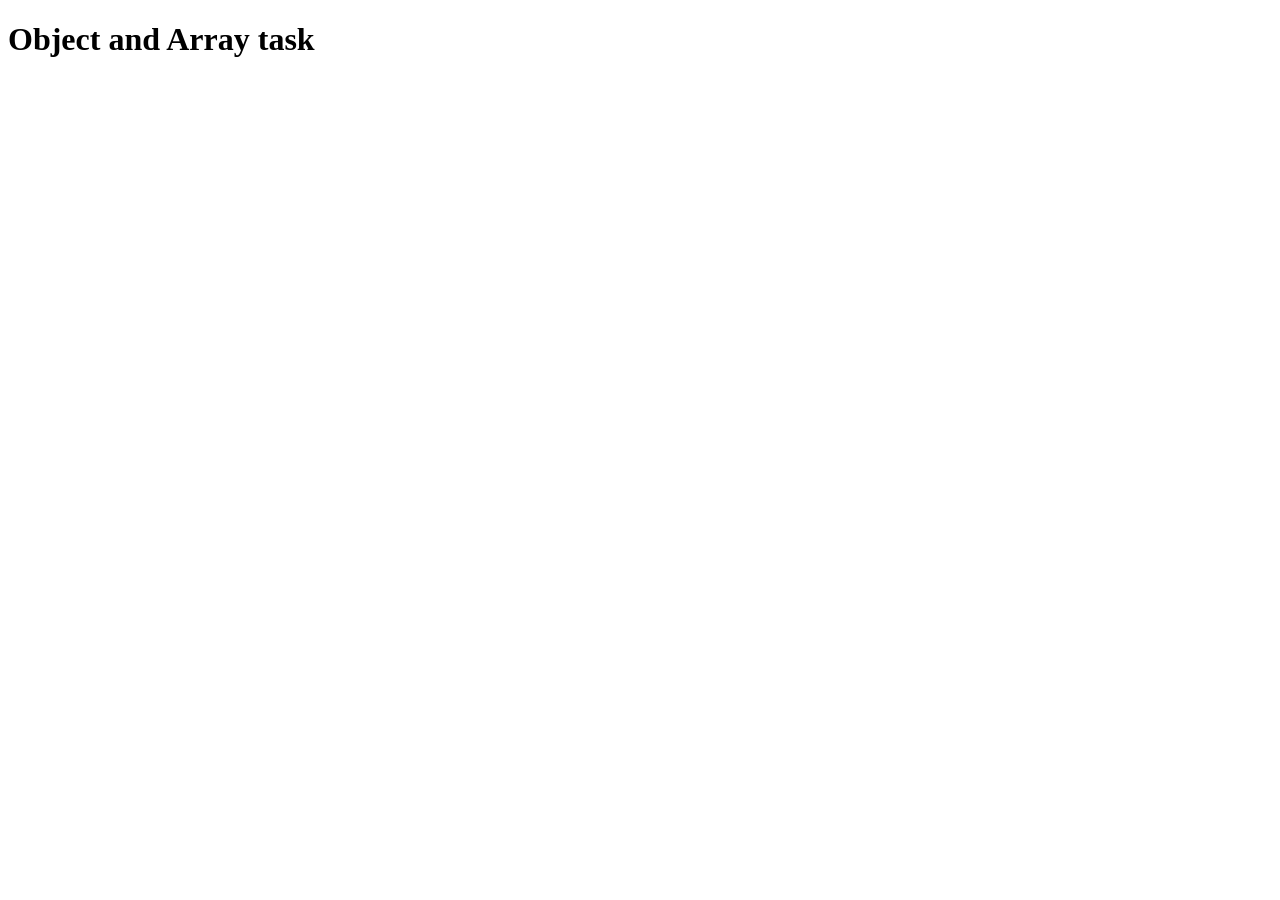
<file: Wed_23_9_2026/index.html>
<!doctype html>
<html lang="en">
  <head>
    <meta charset="UTF-8" />
    <meta name="viewport" content="width=device-width, initial-scale=1.0" />
    <title>Document</title>
  </head>
  <body>
    <h1>Object and Array task</h1>
    <script src="object-and-array-task.js"></script>
  </body>
</html>
</file>
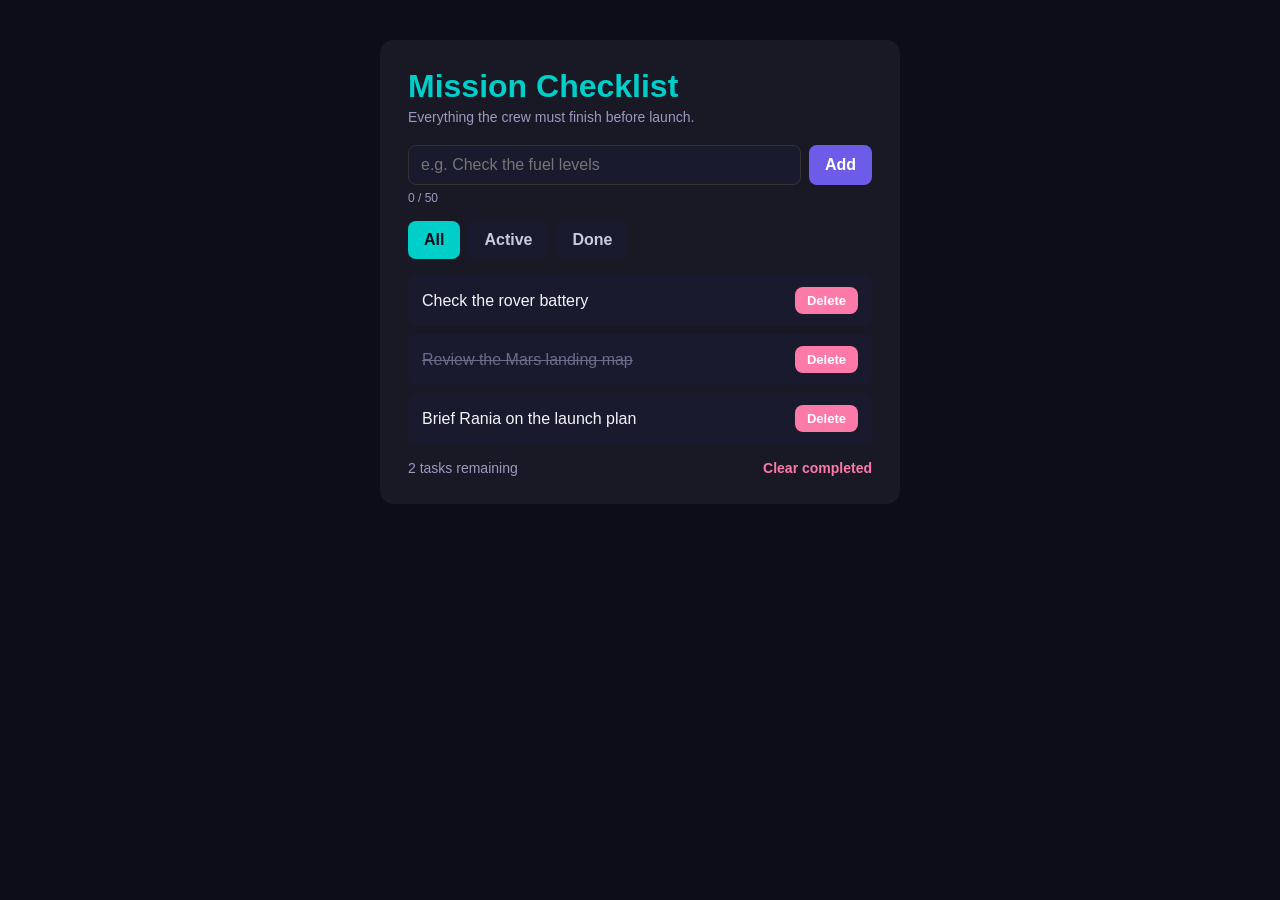
<file: Thu_24_9_2026/JS-DOM-manipulation-exercise/index.html>
<!doctype html>
<html lang="en">
  <head>
    <meta charset="UTF-8" />
    <meta name="viewport" content="width=device-width, initial-scale=1.0" />
    <title>Mission Checklist</title>

    <!-- The styling is already done for you. Your job is the JavaScript.
       Notice the classes .done, .hidden, and .active below:
       your code will add and remove them with classList. -->
    <style>
      * {
        margin: 0;
        padding: 0;
        box-sizing: border-box;
      }
      body {
        font-family: "Segoe UI", Arial, sans-serif;
        background: #0d0d1a;
        color: #f4f4f8;
        padding: 40px 16px;
      }
      .app {
        max-width: 520px;
        margin: 0 auto;
        background: rgba(255, 255, 255, 0.05);
        border-radius: 14px;
        padding: 28px;
      }
      h1 {
        color: #00cec9;
        margin-bottom: 4px;
      }
      .subtitle {
        color: #9a9ac0;
        margin-bottom: 20px;
        font-size: 14px;
      }
      form {
        display: flex;
        gap: 8px;
        margin-bottom: 6px;
      }
      input {
        flex: 1;
        padding: 10px 12px;
        border-radius: 8px;
        border: 1px solid #333;
        background: #1a1a2e;
        color: #fff;
        font: inherit;
      }
      button {
        padding: 10px 16px;
        border: none;
        border-radius: 8px;
        cursor: pointer;
        font: inherit;
        font-weight: 600;
      }
      #task-form button {
        background: #6c5ce7;
        color: #fff;
      }
      #char-count {
        font-size: 12px;
        color: #9a9ac0;
        margin-bottom: 16px;
      }
      .filters {
        display: flex;
        gap: 8px;
        margin-bottom: 16px;
      }
      .filter-btn {
        background: #1a1a2e;
        color: #c9c9e0;
      }
      .filter-btn.active {
        background: #00cec9;
        color: #0d0d1a;
      }
      ul {
        list-style: none;
      }
      li {
        display: flex;
        justify-content: space-between;
        align-items: center;
        background: #1a1a2e;
        padding: 12px 14px;
        border-radius: 8px;
        margin-bottom: 8px;
      }
      .task-text {
        cursor: pointer;
        flex: 1;
      }
      li.done .task-text {
        text-decoration: line-through;
        color: #6b6b8a;
      }
      .delete-btn {
        background: #fd79a8;
        color: #fff;
        padding: 6px 12px;
        font-size: 13px;
      }
      .footer {
        display: flex;
        justify-content: space-between;
        align-items: center;
        margin-top: 16px;
        font-size: 14px;
        color: #9a9ac0;
      }
      #clear-done {
        background: transparent;
        color: #fd79a8;
        padding: 0;
      }
      #empty-msg {
        text-align: center;
        color: #6b6b8a;
        padding: 20px 0;
      }
      .hidden {
        display: none;
      }
    </style>
  </head>
  <body>
    <div class="app">
      <h1>Mission Checklist</h1>
      <p class="subtitle">Everything the crew must finish before launch.</p>

      <!-- Form to add a new task -->
      <form id="task-form">
        <input
          type="text"
          id="task-input"
          placeholder="e.g. Check the fuel levels"
          maxlength="50"
        />
        <button type="submit">Add</button>
      </form>
      <p id="char-count">0 / 50</p>

      <!-- Filter buttons (used in the BONUS steps).
         data-filter stores which filter each button applies. -->
      <div class="filters">
        <button class="filter-btn active" data-filter="all">All</button>
        <button class="filter-btn" data-filter="active">Active</button>
        <button class="filter-btn" data-filter="done">Done</button>
      </div>

      <!-- EMPTY on purpose: your JavaScript builds the items -->
      <ul id="task-list"></ul>

      <!-- Shown only when there are no tasks at all -->
      <p id="empty-msg" class="hidden">
        No tasks yet. Add your first mission task.
      </p>

      <div class="footer">
        <span id="counter">0 task remaining</span>
        <button id="clear-done">Clear completed</button>
      </div>
    </div>

    <!-- Script at the end of body, so all elements exist first -->
    <script src="DOM-manipulation.js"></script>
  </body>
</html>
</file>
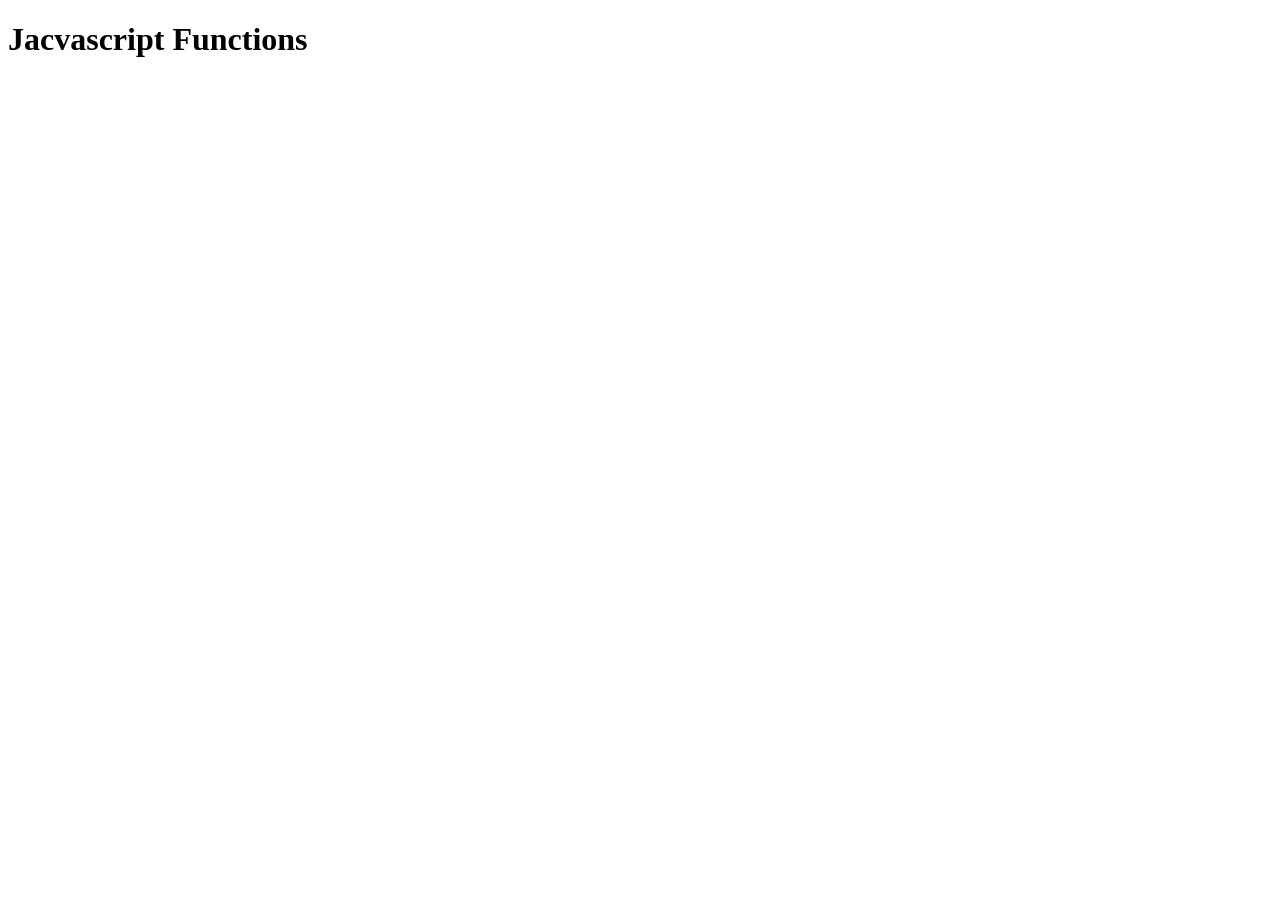
<file: Tus_22_9_2026/function.html>
<!doctype html>
<html lang="en">
  <head>
    <meta charset="UTF-8" />
    <meta name="viewport" content="width=device-width, initial-scale=1.0" />
    <title>JS Functions</title>
  </head>

  <body>
    <h1>Jacvascript Functions</h1>

    <script src="function.js"></script>
  </body>
</html>
</file>
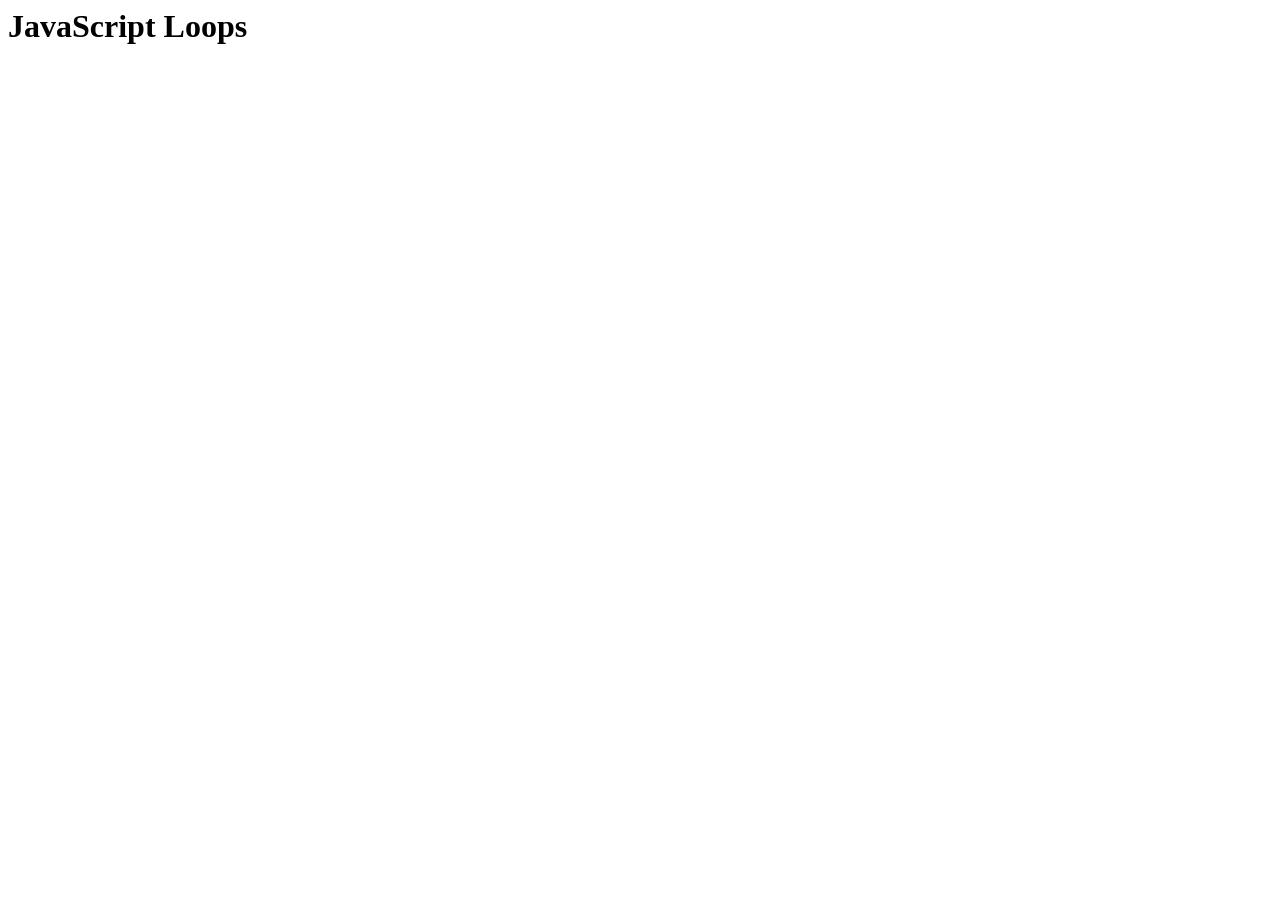
<file: Tus_22_9_2026/loops.html>
<html lang="en">
  <head>
    <meta charset="UTF-8" />
    <meta name="viewport" content="width=device-width, initial-scale=1.0" />
    <title>JS Loops</title>
  </head>

  <body>
    <h1>JavaScript Loops</h1>
    <script src="loop.js"></script>
  </body>
</html>
</file>
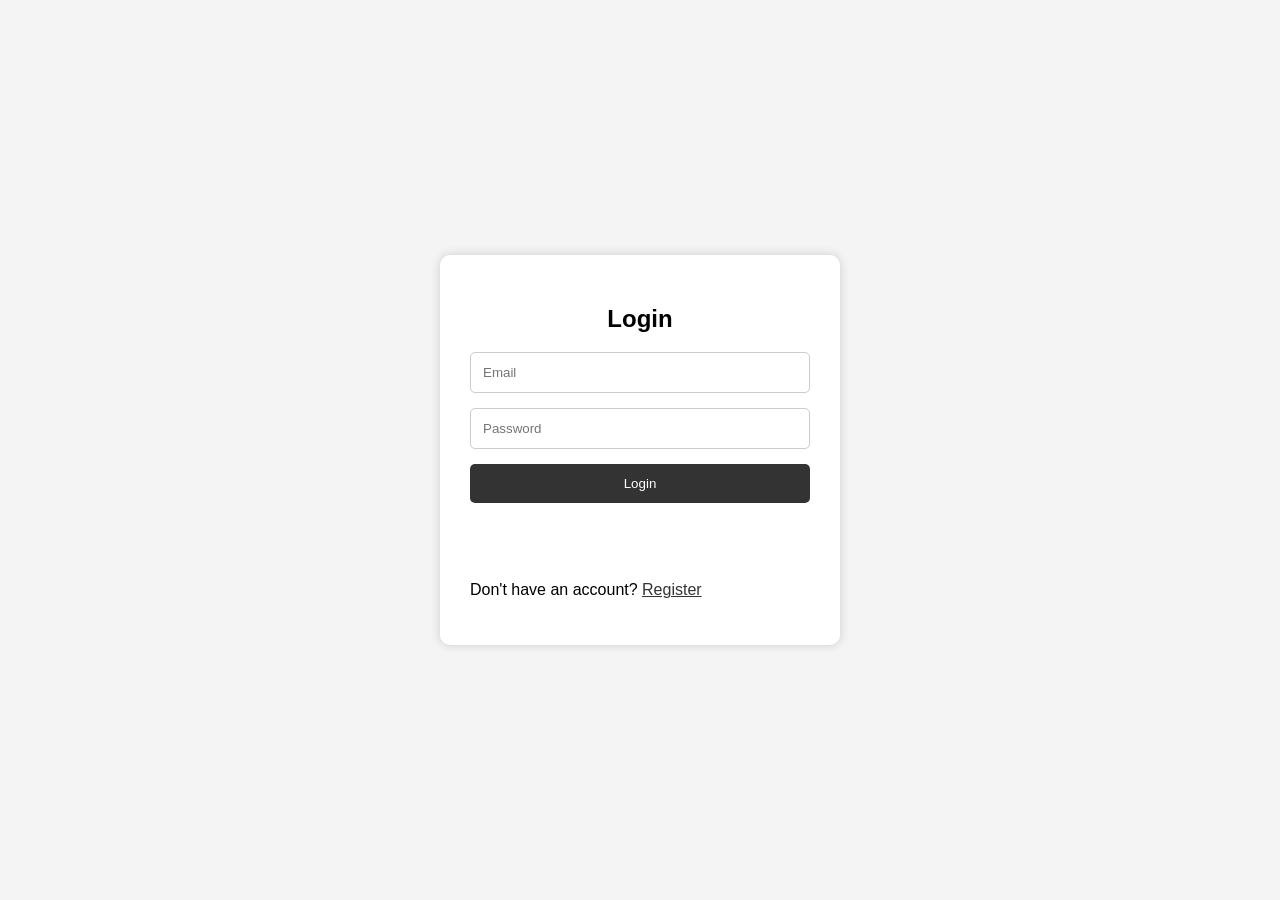
<file: Mon_28_9_2026/login-system/admin.html>
<!doctype html>
<html lang="en">
    <head>
        <meta charset="UTF-8" />
        <meta
            name="viewport"
            content="width=device-width, initial-scale=1.0"
        />
        <title>Admin Dashboard</title>
        <link
            rel="stylesheet"
            href="style.css"
        />
    </head>
    <body>
        <div class="admin-container">
            <h2>Admin Dashboard</h2>

            <h3>Registered Users</h3>

            <div id="usersList"></div>

            <button id="logout">Logout</button>
        </div>

        <script src="admin.js"></script>
    </body>
</html>
</file>
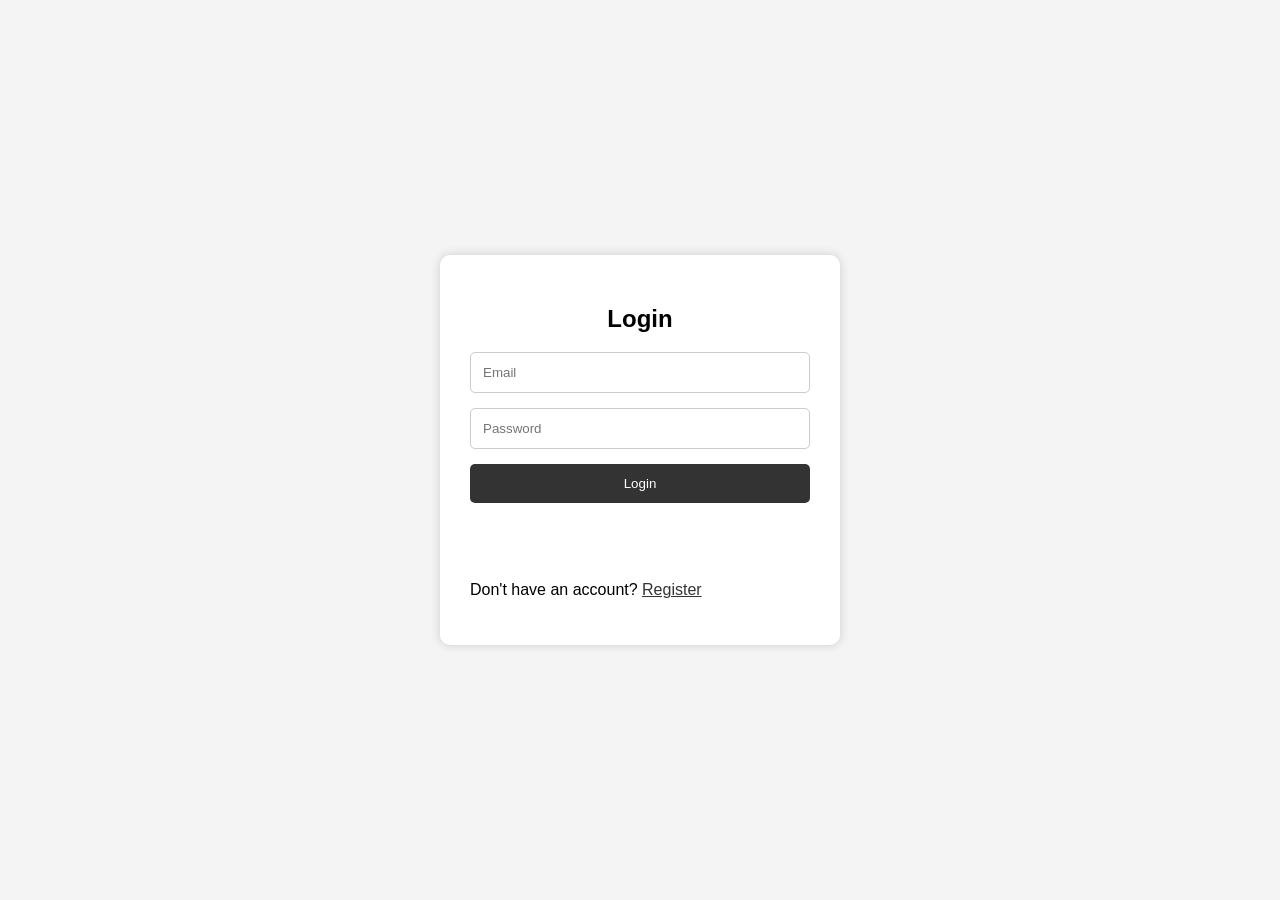
<file: Mon_28_9_2026/login-system/dashboard.html>
<!doctype html>
<html lang="en">
    <head>
        <meta charset="UTF-8" />
        <meta
            name="viewport"
            content="width=device-width, initial-scale=1.0"
        />
        <title>Dashboard</title>
        <link
            rel="stylesheet"
            href="style.css"
        />
    </head>
    <body>
        <div class="container">
            <h2>User Dashboard</h2>

            <div id="userInfo"></div>

            <button id="logout">Logout</button>
        </div>

        <script src="dashboard.js"></script>
    </body>
</html>
</file>
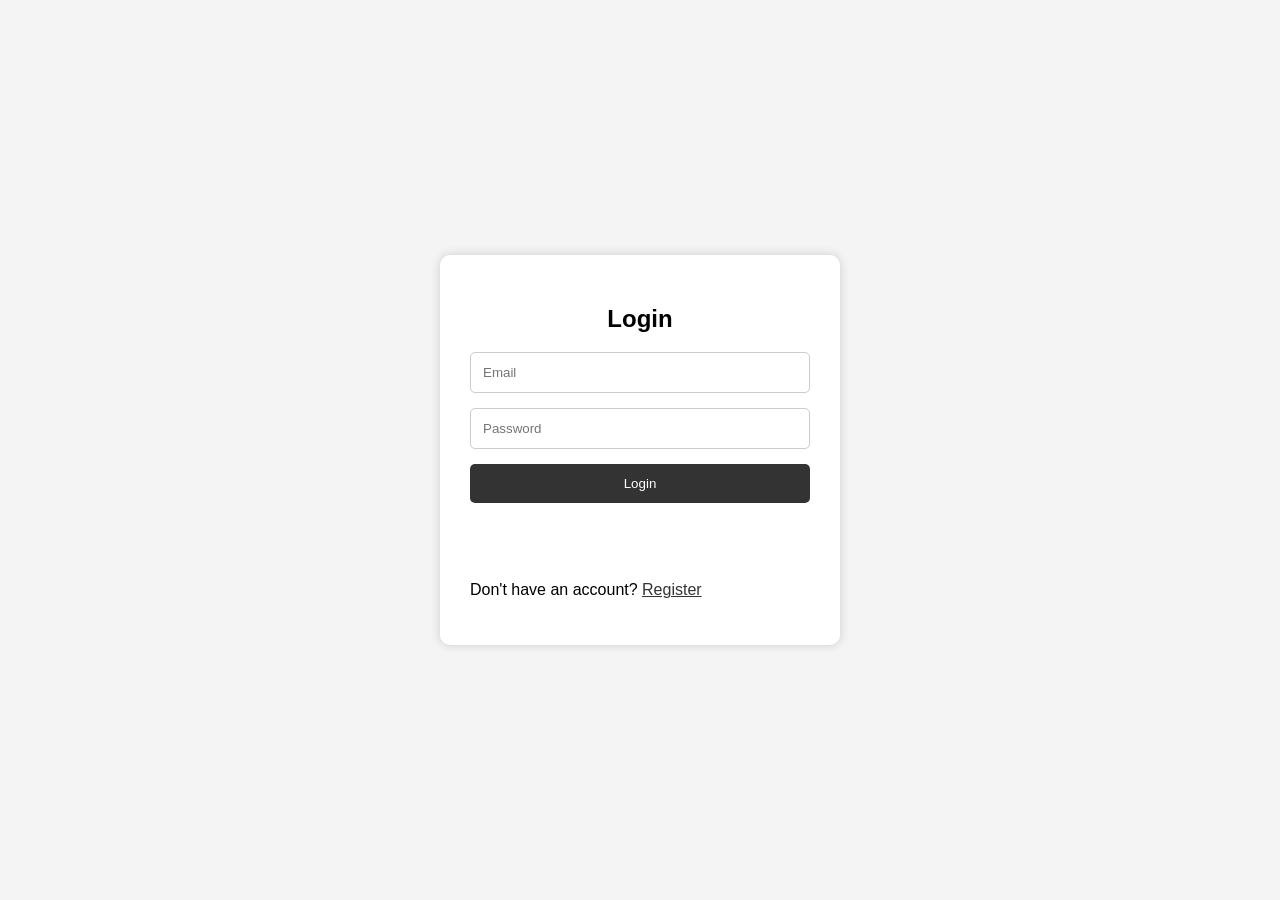
<file: Mon_28_9_2026/login-system/login.html>
<!doctype html>
<html lang="en">
    <head>
        <meta charset="UTF-8" />
        <meta
            name="viewport"
            content="width=device-width, initial-scale=1.0"
        />
        <title>Login</title>
        <link
            rel="stylesheet"
            href="style.css"
        />
    </head>
    <body>
        <div class="container">
            <h2>Login</h2>

            <form id="loginForm">
                <input
                    type="email"
                    id="email"
                    placeholder="Email"
                />

                <input
                    type="password"
                    id="password"
                    placeholder="Password"
                />

                <button type="submit">Login</button>

                <p id="message"></p>

                <p>
                    Don't have an account?
                    <a href="register.html">Register</a>
                </p>
            </form>
        </div>

        <script src="login.js"></script>
    </body>
</html>
</file>
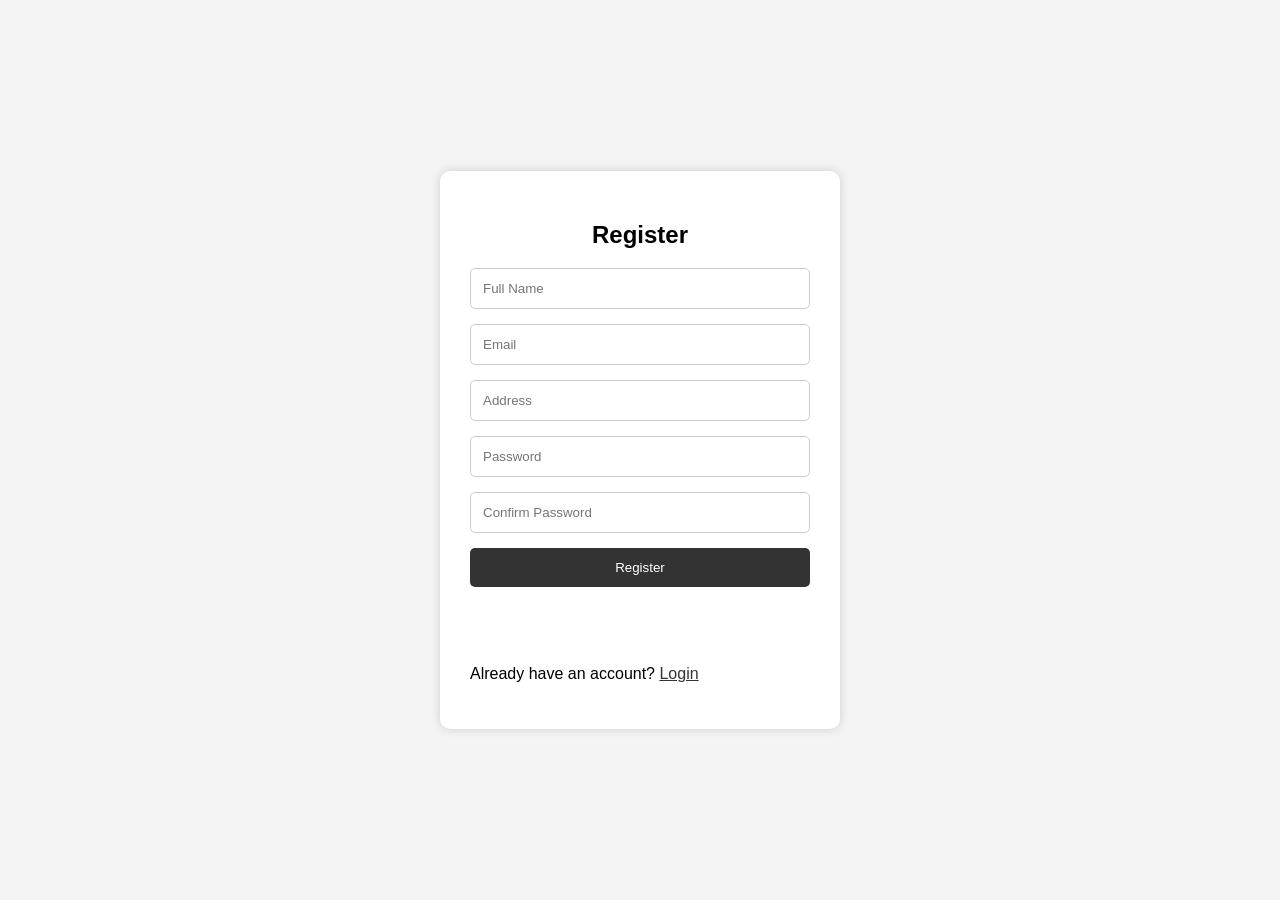
<file: Mon_28_9_2026/login-system/register.html>
<!doctype html>
<html lang="en">
    <head>
        <meta charset="UTF-8" />
        <meta
            name="viewport"
            content="width=device-width, initial-scale=1.0"
        />
        <title>Register</title>
        <link
            rel="stylesheet"
            href="style.css"
        />
    </head>
    <body>
        <div class="container">
            <h2>Register</h2>

            <form id="registerForm">
                <input
                    type="text"
                    id="fullName"
                    placeholder="Full Name"
                />

                <input
                    type="email"
                    id="email"
                    placeholder="Email"
                />

                <input
                    type="text"
                    id="address"
                    placeholder="Address"
                />

                <input
                    type="password"
                    id="password"
                    placeholder="Password"
                />

                <input
                    type="password"
                    id="confirmPassword"
                    placeholder="Confirm Password"
                />

                <button type="submit">Register</button>

                <p id="message"></p>

                <p>
                    Already have an account?
                    <a href="login.html">Login</a>
                </p>
            </form>
        </div>

        <script src="register.js"></script>
    </body>
</html>
</file>
<file: Mon_28_9_2026/login-system/style.css>
* {
    box-sizing: border-box;
}

body {
    margin: 0;
    font-family: Arial, sans-serif;
    background-color: #f4f4f4;

    display: flex;
    justify-content: center;
    align-items: center;

    min-height: 100vh;
}

.container {
    width: 400px;
    background-color: white;

    padding: 30px;

    border-radius: 10px;

    box-shadow: 0 0 10px #ccc;
}

h2 {
    text-align: center;
}

form {
    display: flex;
    flex-direction: column;
    gap: 15px;
}

input {
    padding: 12px;

    border: 1px solid #ccc;
    border-radius: 5px;
}

button {
    padding: 12px;

    border: none;
    border-radius: 5px;

    background-color: #333;
    color: white;

    cursor: pointer;
}

button:hover {
    background-color: #555;
}

a {
    color: #333;
}

#message {
    text-align: center;
}

.admin-container {
    width: 700px;

    background-color: white;

    padding: 30px;

    border-radius: 10px;
}

.user-card {
    padding: 15px;

    border: 1px solid #ccc;

    margin-bottom: 10px;

    border-radius: 5px;
}

@media (max-width: 600px) {
    .container,
    .admin-container {
        width: 90%;
    }
}
</file>
